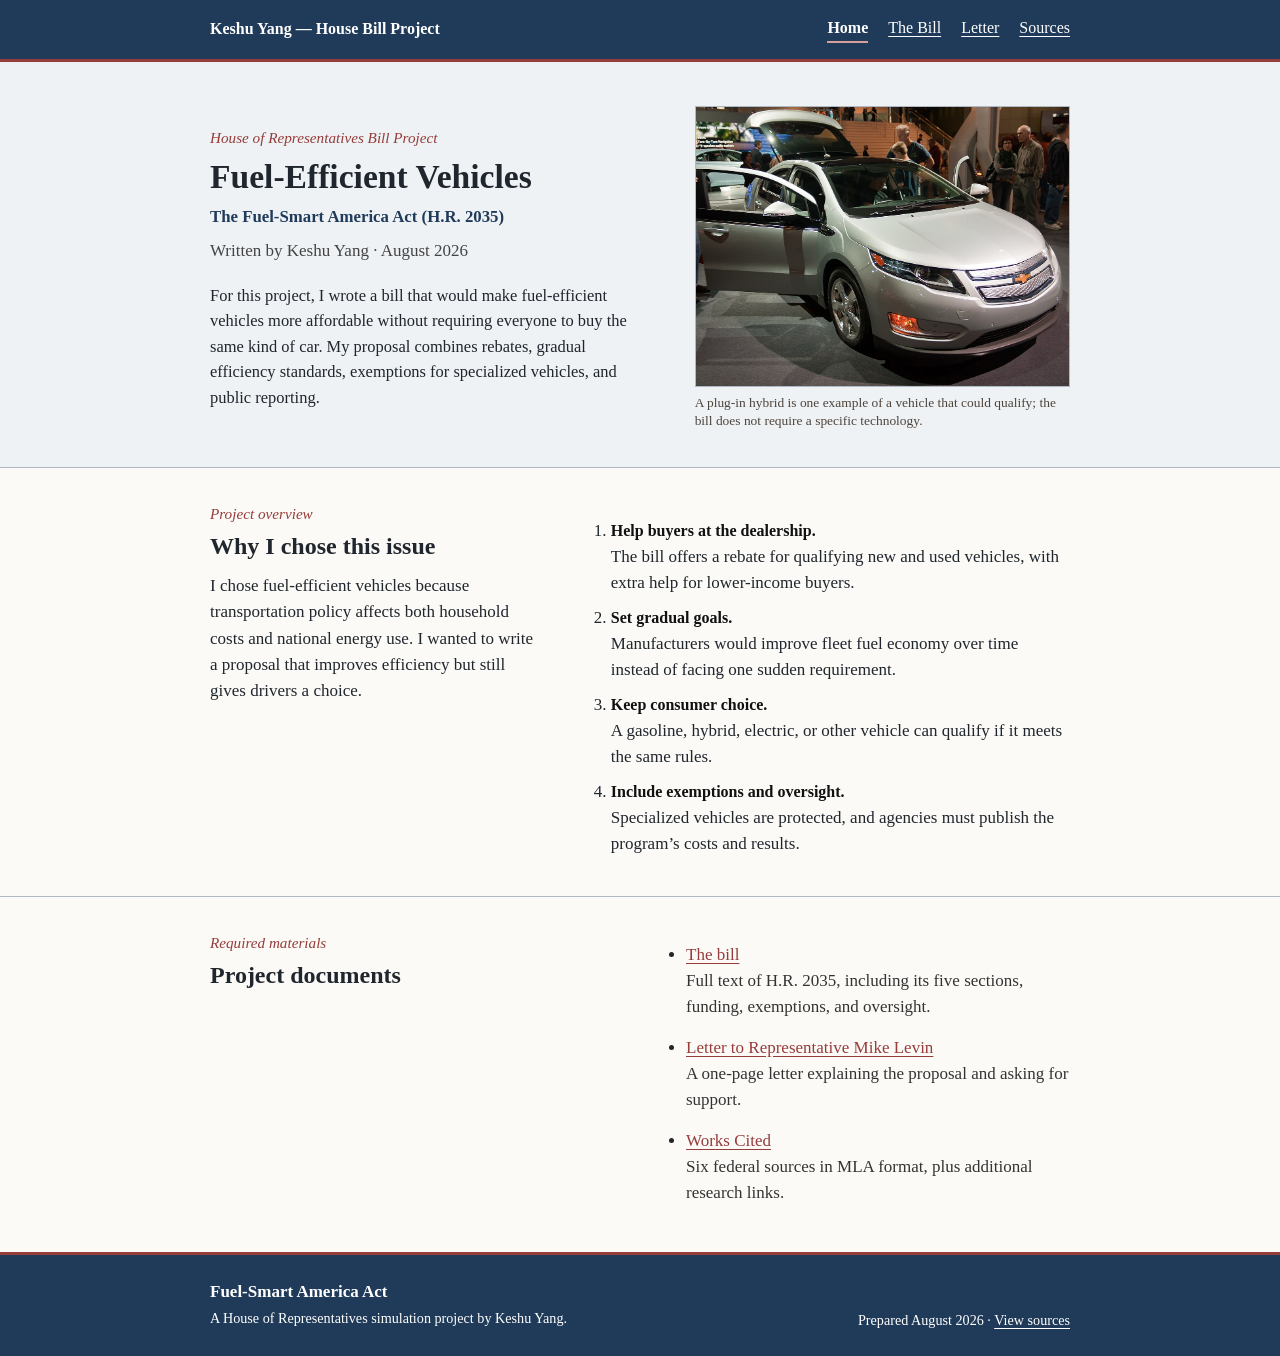
<file: index.html>
<!doctype html>
<html lang="en">
<head>
  <meta charset="utf-8">
  <meta name="viewport" content="width=device-width, initial-scale=1">
  <meta name="description" content="A student proposal to make fuel-efficient vehicles more affordable while preserving consumer choice.">
  <title>Fuel-Smart America Act — Keshu Yang</title>
  <link rel="stylesheet" href="student.css?v=6">
</head>
<body>
  <a class="skip-link" href="#main">Skip to content</a>
  <header class="site-header">
    <div class="nav-wrap">
      <a class="brand" href="index.html?color=3">Keshu Yang — House Bill Project</a>
      <button class="nav-toggle" type="button" aria-expanded="false" aria-controls="site-nav">Menu</button>
      <nav class="site-nav" id="site-nav" aria-label="Primary">
        <a aria-current="page" href="index.html?color=3">Home</a><a href="bill.html?color=3">The Bill</a><a href="letter.html?color=3">Letter</a><a href="sources.html?color=3">Sources</a>
      </nav>
    </div>
  </header>

  <main id="main">
    <section class="hero">
      <div class="container hero-grid">
        <div class="student-heading">
          <p class="kicker">House of Representatives Bill Project</p>
          <h1>Fuel-Efficient Vehicles</h1>
          <p class="project-subtitle">The Fuel-Smart America Act (H.R. 2035)</p>
          <p class="byline">Written by Keshu Yang · August 2026</p>
          <p class="student-note">For this project, I wrote a bill that would make fuel-efficient vehicles more affordable without requiring everyone to buy the same kind of car. My proposal combines rebates, gradual efficiency standards, exemptions for specialized vehicles, and public reporting.</p>
        </div>
        <figure class="hero-photo">
          <img src="assets/chevrolet-volt.jpg" width="1280" height="853" alt="A Chevrolet Volt plug-in hybrid displayed at an auto show.">
          <figcaption>A plug-in hybrid is one example of a vehicle that could qualify; the bill does not require a specific technology.</figcaption>
        </figure>
      </div>
    </section>

    <section class="section">
      <div class="container split">
        <div>
          <p class="side-label">Project overview</p>
          <h2>Why I chose this issue</h2>
          <p>I chose fuel-efficient vehicles because transportation policy affects both household costs and national energy use. I wanted to write a proposal that improves efficiency but still gives drivers a choice.</p>
        </div>
        <ol class="principles">
          <li><b>1</b><div><strong>Help buyers at the dealership.</strong><br>The bill offers a rebate for qualifying new and used vehicles, with extra help for lower-income buyers.</div></li>
          <li><b>2</b><div><strong>Set gradual goals.</strong><br>Manufacturers would improve fleet fuel economy over time instead of facing one sudden requirement.</div></li>
          <li><b>3</b><div><strong>Keep consumer choice.</strong><br>A gasoline, hybrid, electric, or other vehicle can qualify if it meets the same rules.</div></li>
          <li><b>4</b><div><strong>Include exemptions and oversight.</strong><br>Specialized vehicles are protected, and agencies must publish the program’s costs and results.</div></li>
        </ol>
      </div>
    </section>

    <section class="section soft section-rule">
      <div class="container split equal">
        <div>
          <p class="side-label">Required materials</p>
          <h2>Project documents</h2>
        </div>
        <div>
          <ul class="materials-list">
            <li><a href="bill.html?color=3">The bill</a><p>Full text of H.R. 2035, including its five sections, funding, exemptions, and oversight.</p></li>
            <li><a href="letter.html?color=3">Letter to Representative Mike Levin</a><p>A one-page letter explaining the proposal and asking for support.</p></li>
            <li><a href="sources.html?color=3">Works Cited</a><p>Six federal sources in MLA format, plus additional research links.</p></li>
          </ul>
        </div>
      </div>
    </section>
  </main>

  <footer class="site-footer"><div class="container footer-grid"><div><strong>Fuel-Smart America Act</strong><br><small>A House of Representatives simulation project by Keshu Yang.</small></div><small>Prepared August 2026 · <a href="sources.html?color=3">View sources</a></small></div></footer>
  <script src="script.js"></script>
</body>
</html>
</file>
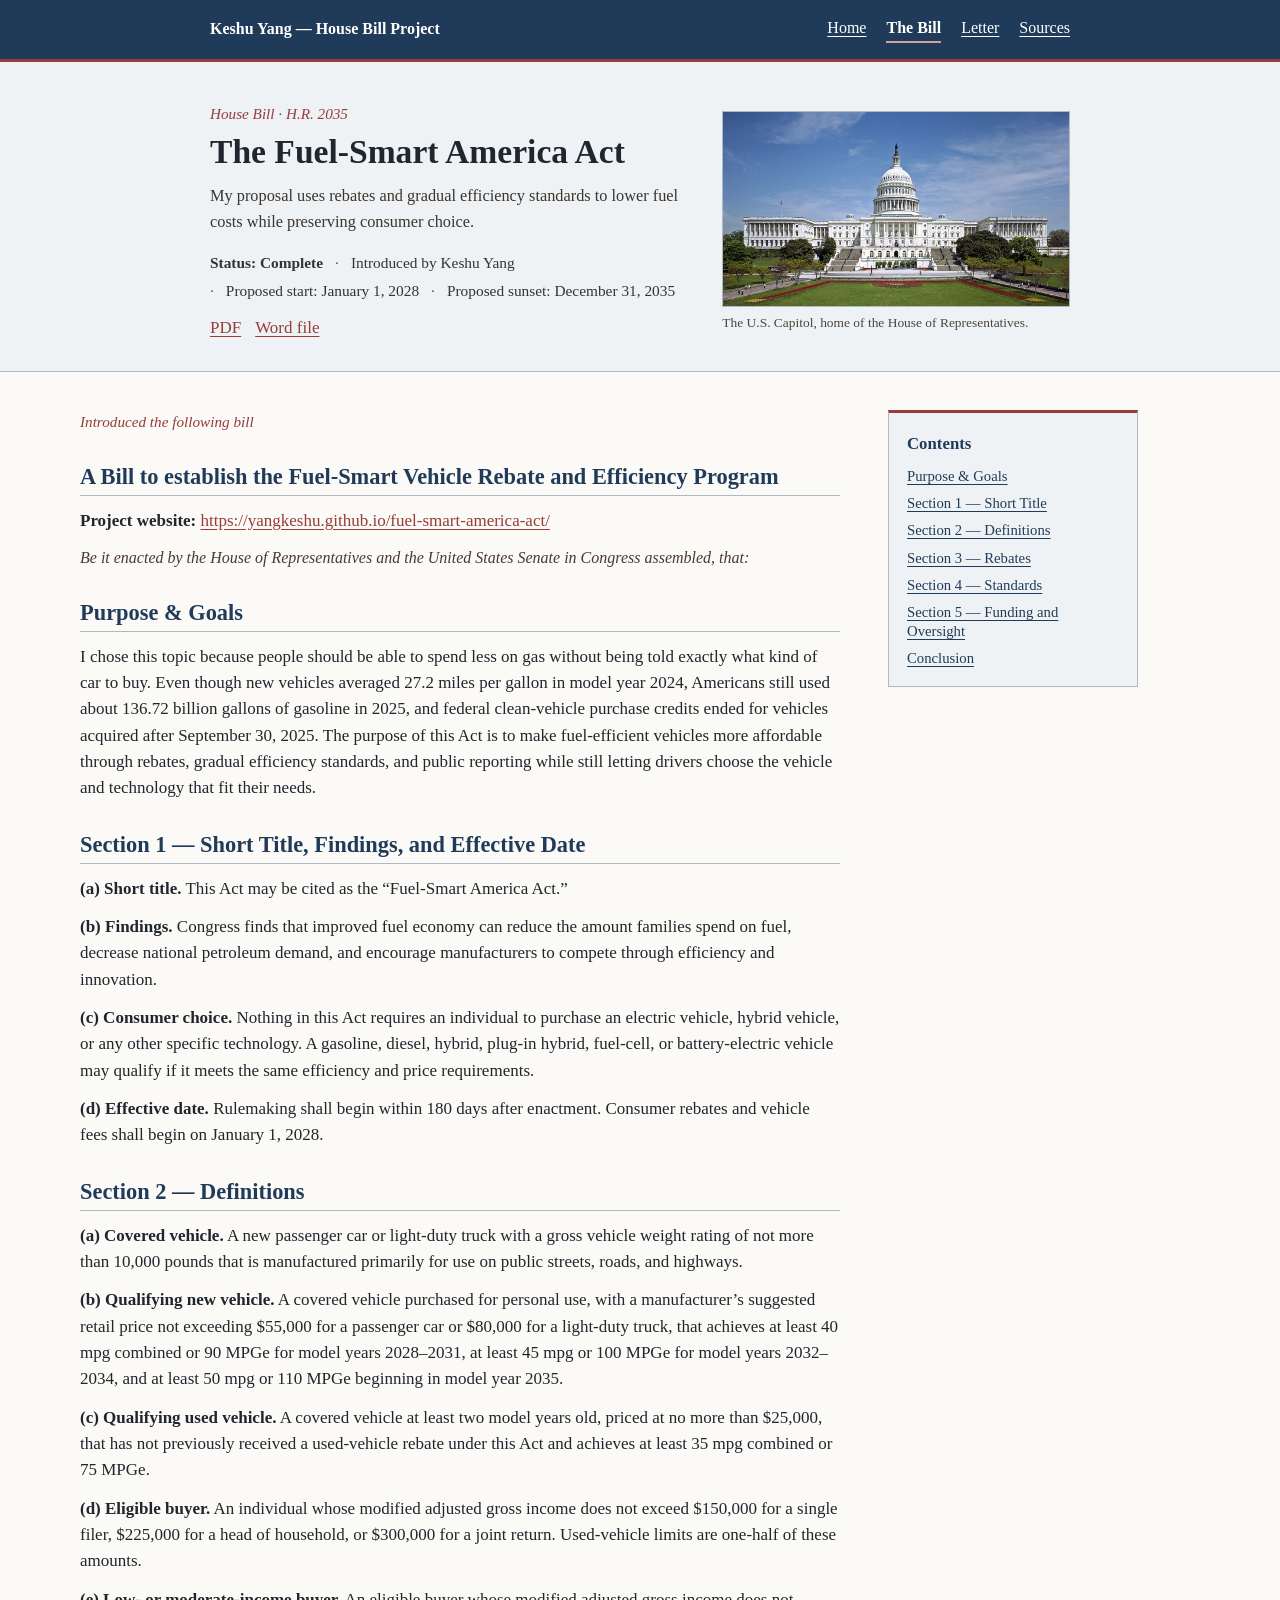
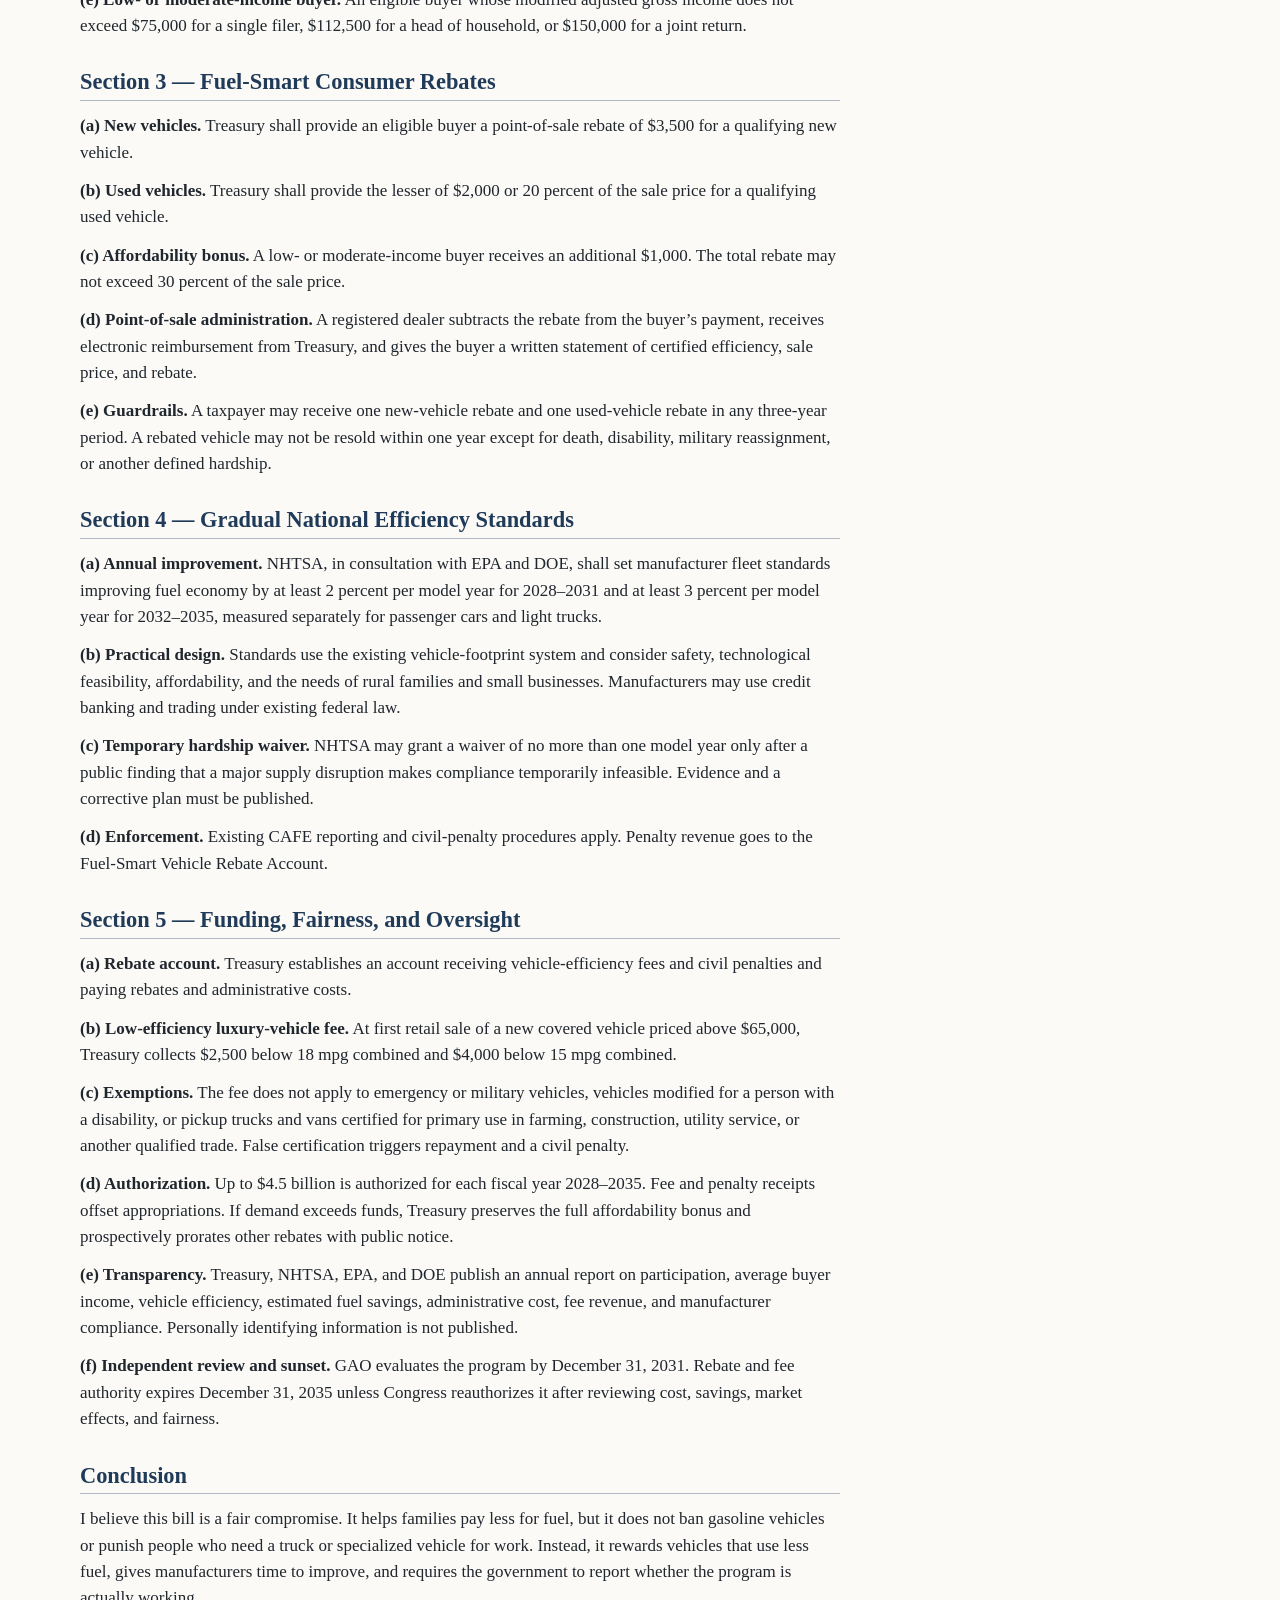
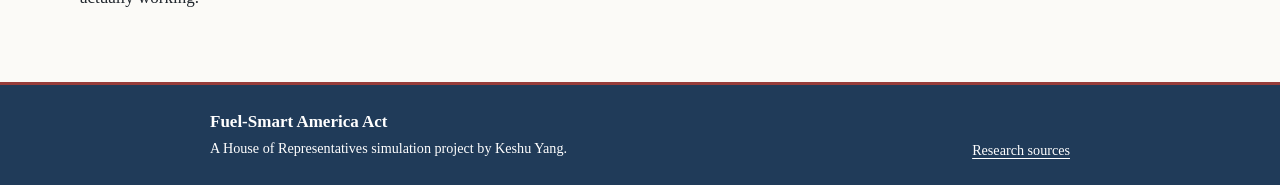
<file: bill.html>
<!doctype html>
<html lang="en"><head><meta charset="utf-8"><meta name="viewport" content="width=device-width, initial-scale=1"><title>The Bill — Fuel-Smart America Act</title><link rel="stylesheet" href="student.css?v=6"></head>
<body><a class="skip-link" href="#main">Skip to content</a>
  <header class="site-header"><div class="nav-wrap"><a class="brand" href="index.html?color=3">Keshu Yang — House Bill Project</a><button class="nav-toggle" type="button" aria-expanded="false" aria-controls="site-nav">Menu</button><nav class="site-nav" id="site-nav" aria-label="Primary"><a href="index.html?color=3">Home</a><a aria-current="page" href="bill.html?color=3">The Bill</a><a href="letter.html?color=3">Letter</a><a href="sources.html?color=3">Sources</a></nav></div></header>
  <main id="main">
    <header class="page-hero"><div class="container page-hero-grid"><div><p class="kicker">House Bill · H.R. 2035</p><h1>The Fuel-Smart America Act</h1><p class="lede">My proposal uses rebates and gradual efficiency standards to lower fuel costs while preserving consumer choice.</p><div class="page-meta"><span><strong>Status: Complete</strong></span><span>Introduced by Keshu Yang</span><span>Proposed start: January 1, 2028</span><span>Proposed sunset: December 31, 2035</span></div><div class="button-row"><a class="button" href="downloads/bill.pdf">PDF</a><a class="button secondary" href="downloads/bill.docx">Word file</a></div></div><figure class="page-photo"><img src="assets/us-capitol.jpg" width="1280" height="655" alt="The west front of the United States Capitol in Washington, D.C."><figcaption>The U.S. Capitol, home of the House of Representatives.</figcaption></figure></div></header>
    <div class="bill-layout">
    <article class="document">
      <p class="side-label">Introduced the following bill</p>
      <h2>A Bill to establish the Fuel-Smart Vehicle Rebate and Efficiency Program</h2>
      <p><strong>Project website:</strong> <a href="https://yangkeshu.github.io/fuel-smart-america-act/">https://yangkeshu.github.io/fuel-smart-america-act/</a></p>
      <p class="bill-enact">Be it enacted by the House of Representatives and the United States Senate in Congress assembled, that:</p>
      <h2 id="purpose">Purpose &amp; Goals</h2>
      <p>I chose this topic because people should be able to spend less on gas without being told exactly what kind of car to buy. Even though new vehicles averaged 27.2 miles per gallon in model year 2024, Americans still used about 136.72 billion gallons of gasoline in 2025, and federal clean-vehicle purchase credits ended for vehicles acquired after September 30, 2025. The purpose of this Act is to make fuel-efficient vehicles more affordable through rebates, gradual efficiency standards, and public reporting while still letting drivers choose the vehicle and technology that fit their needs.</p>

      <h2 id="section-1">Section 1 — Short Title, Findings, and Effective Date</h2>
      <div class="subsection"><p><strong>(a) Short title.</strong> This Act may be cited as the “Fuel-Smart America Act.”</p><p><strong>(b) Findings.</strong> Congress finds that improved fuel economy can reduce the amount families spend on fuel, decrease national petroleum demand, and encourage manufacturers to compete through efficiency and innovation.</p><p><strong>(c) Consumer choice.</strong> Nothing in this Act requires an individual to purchase an electric vehicle, hybrid vehicle, or any other specific technology. A gasoline, diesel, hybrid, plug-in hybrid, fuel-cell, or battery-electric vehicle may qualify if it meets the same efficiency and price requirements.</p><p><strong>(d) Effective date.</strong> Rulemaking shall begin within 180 days after enactment. Consumer rebates and vehicle fees shall begin on January 1, 2028.</p></div>

      <h2 id="section-2">Section 2 — Definitions</h2>
      <div class="subsection"><p><strong>(a) Covered vehicle.</strong> A new passenger car or light-duty truck with a gross vehicle weight rating of not more than 10,000 pounds that is manufactured primarily for use on public streets, roads, and highways.</p><p><strong>(b) Qualifying new vehicle.</strong> A covered vehicle purchased for personal use, with a manufacturer’s suggested retail price not exceeding $55,000 for a passenger car or $80,000 for a light-duty truck, that achieves at least 40 mpg combined or 90 MPGe for model years 2028–2031, at least 45 mpg or 100 MPGe for model years 2032–2034, and at least 50 mpg or 110 MPGe beginning in model year 2035.</p><p><strong>(c) Qualifying used vehicle.</strong> A covered vehicle at least two model years old, priced at no more than $25,000, that has not previously received a used-vehicle rebate under this Act and achieves at least 35 mpg combined or 75 MPGe.</p><p><strong>(d) Eligible buyer.</strong> An individual whose modified adjusted gross income does not exceed $150,000 for a single filer, $225,000 for a head of household, or $300,000 for a joint return. Used-vehicle limits are one-half of these amounts.</p><p><strong>(e) Low- or moderate-income buyer.</strong> An eligible buyer whose modified adjusted gross income does not exceed $75,000 for a single filer, $112,500 for a head of household, or $150,000 for a joint return.</p></div>

      <h2 id="section-3">Section 3 — Fuel-Smart Consumer Rebates</h2>
      <div class="subsection"><p><strong>(a) New vehicles.</strong> Treasury shall provide an eligible buyer a point-of-sale rebate of $3,500 for a qualifying new vehicle.</p><p><strong>(b) Used vehicles.</strong> Treasury shall provide the lesser of $2,000 or 20 percent of the sale price for a qualifying used vehicle.</p><p><strong>(c) Affordability bonus.</strong> A low- or moderate-income buyer receives an additional $1,000. The total rebate may not exceed 30 percent of the sale price.</p><p><strong>(d) Point-of-sale administration.</strong> A registered dealer subtracts the rebate from the buyer’s payment, receives electronic reimbursement from Treasury, and gives the buyer a written statement of certified efficiency, sale price, and rebate.</p><p><strong>(e) Guardrails.</strong> A taxpayer may receive one new-vehicle rebate and one used-vehicle rebate in any three-year period. A rebated vehicle may not be resold within one year except for death, disability, military reassignment, or another defined hardship.</p></div>

      <h2 id="section-4">Section 4 — Gradual National Efficiency Standards</h2>
      <div class="subsection"><p><strong>(a) Annual improvement.</strong> NHTSA, in consultation with EPA and DOE, shall set manufacturer fleet standards improving fuel economy by at least 2 percent per model year for 2028–2031 and at least 3 percent per model year for 2032–2035, measured separately for passenger cars and light trucks.</p><p><strong>(b) Practical design.</strong> Standards use the existing vehicle-footprint system and consider safety, technological feasibility, affordability, and the needs of rural families and small businesses. Manufacturers may use credit banking and trading under existing federal law.</p><p><strong>(c) Temporary hardship waiver.</strong> NHTSA may grant a waiver of no more than one model year only after a public finding that a major supply disruption makes compliance temporarily infeasible. Evidence and a corrective plan must be published.</p><p><strong>(d) Enforcement.</strong> Existing CAFE reporting and civil-penalty procedures apply. Penalty revenue goes to the Fuel-Smart Vehicle Rebate Account.</p></div>

      <h2 id="section-5">Section 5 — Funding, Fairness, and Oversight</h2>
      <div class="subsection"><p><strong>(a) Rebate account.</strong> Treasury establishes an account receiving vehicle-efficiency fees and civil penalties and paying rebates and administrative costs.</p><p><strong>(b) Low-efficiency luxury-vehicle fee.</strong> At first retail sale of a new covered vehicle priced above $65,000, Treasury collects $2,500 below 18 mpg combined and $4,000 below 15 mpg combined.</p><p><strong>(c) Exemptions.</strong> The fee does not apply to emergency or military vehicles, vehicles modified for a person with a disability, or pickup trucks and vans certified for primary use in farming, construction, utility service, or another qualified trade. False certification triggers repayment and a civil penalty.</p><p><strong>(d) Authorization.</strong> Up to $4.5 billion is authorized for each fiscal year 2028–2035. Fee and penalty receipts offset appropriations. If demand exceeds funds, Treasury preserves the full affordability bonus and prospectively prorates other rebates with public notice.</p><p><strong>(e) Transparency.</strong> Treasury, NHTSA, EPA, and DOE publish an annual report on participation, average buyer income, vehicle efficiency, estimated fuel savings, administrative cost, fee revenue, and manufacturer compliance. Personally identifying information is not published.</p><p><strong>(f) Independent review and sunset.</strong> GAO evaluates the program by December 31, 2031. Rebate and fee authority expires December 31, 2035 unless Congress reauthorizes it after reviewing cost, savings, market effects, and fairness.</p></div>

      <h2 id="conclusion">Conclusion</h2><p>I believe this bill is a fair compromise. It helps families pay less for fuel, but it does not ban gasoline vehicles or punish people who need a truck or specialized vehicle for work. Instead, it rewards vehicles that use less fuel, gives manufacturers time to improve, and requires the government to report whether the program is actually working.</p>
    </article>
    <aside class="bill-toc" aria-label="Bill contents"><strong>Contents</strong><nav aria-label="Table of contents"><a href="#purpose">Purpose &amp; Goals</a><a href="#section-1">Section 1 — Short Title</a><a href="#section-2">Section 2 — Definitions</a><a href="#section-3">Section 3 — Rebates</a><a href="#section-4">Section 4 — Standards</a><a href="#section-5">Section 5 — Funding and Oversight</a><a href="#conclusion">Conclusion</a></nav></aside>
    </div>
  </main>
  <footer class="site-footer"><div class="container footer-grid"><div><strong>Fuel-Smart America Act</strong><br><small>A House of Representatives simulation project by Keshu Yang.</small></div><small><a href="sources.html?color=3">Research sources</a></small></div></footer><script src="script.js"></script>
</body></html>
</file>
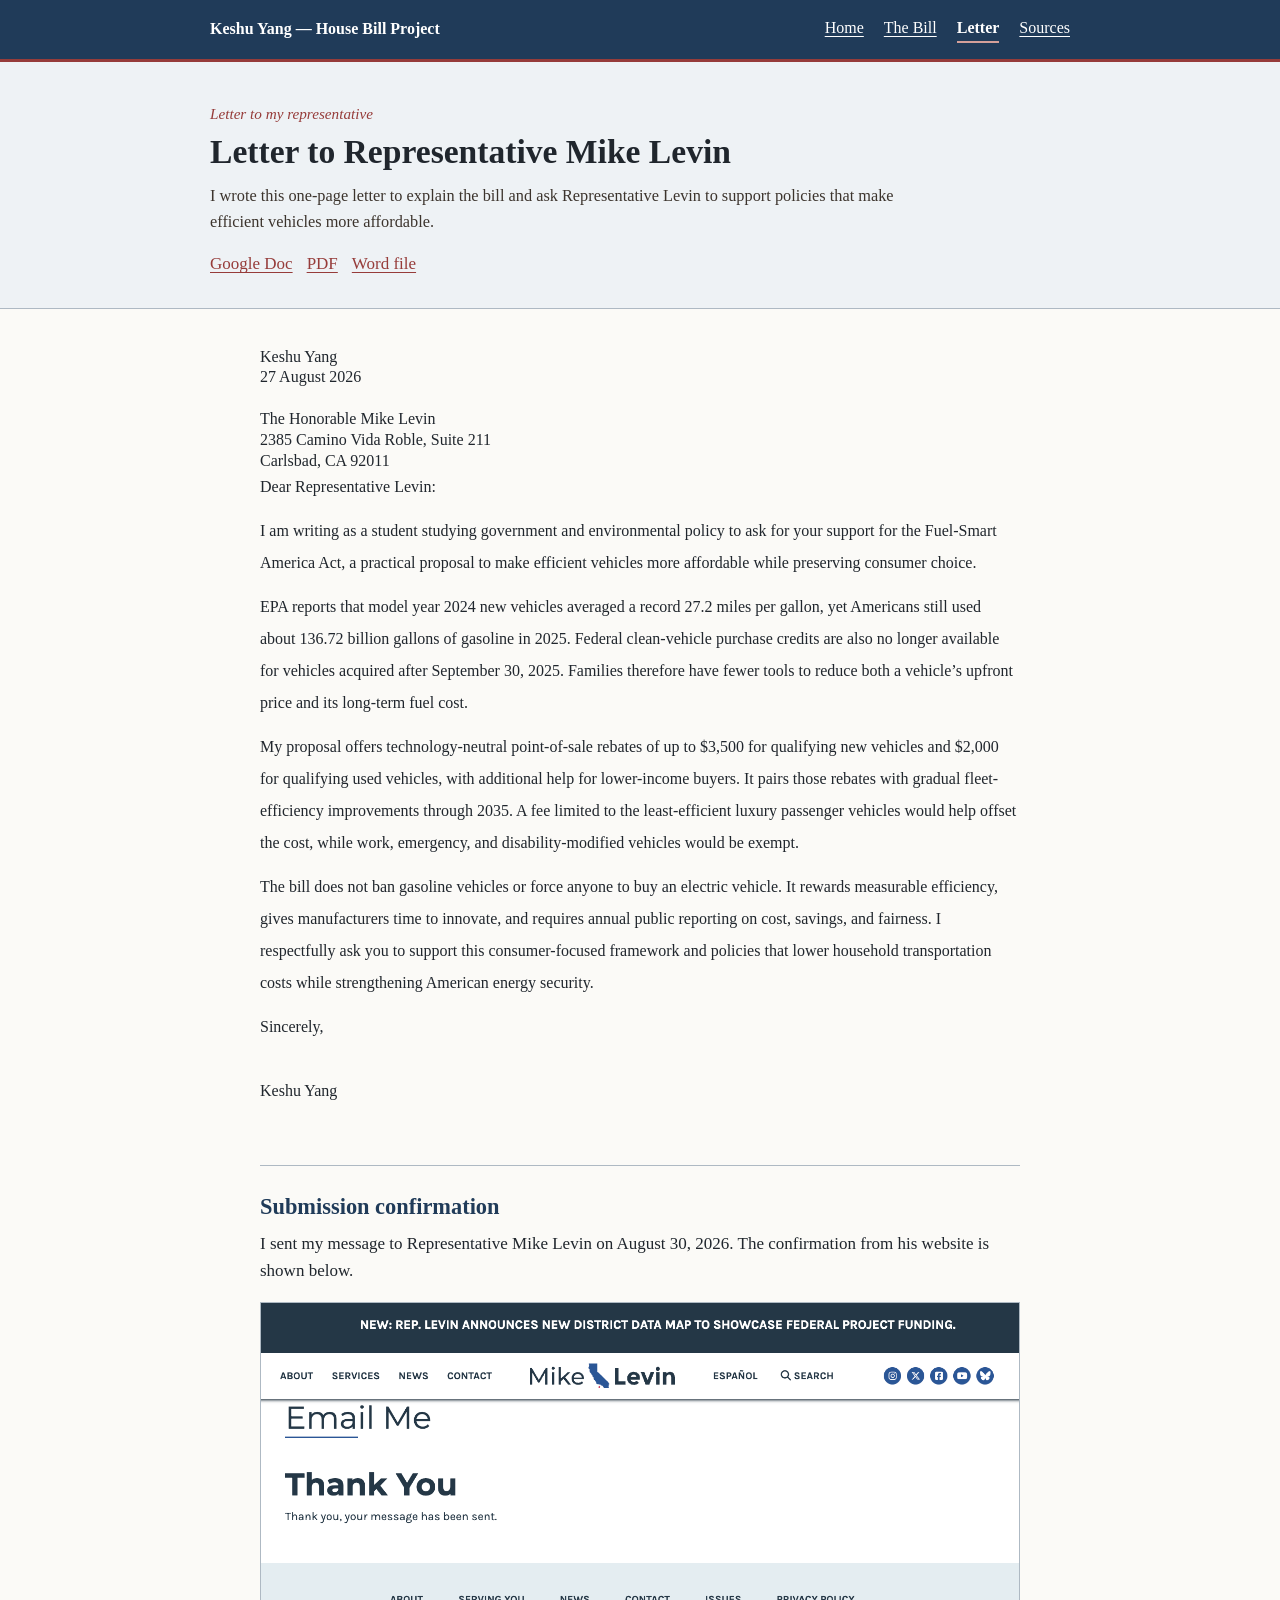
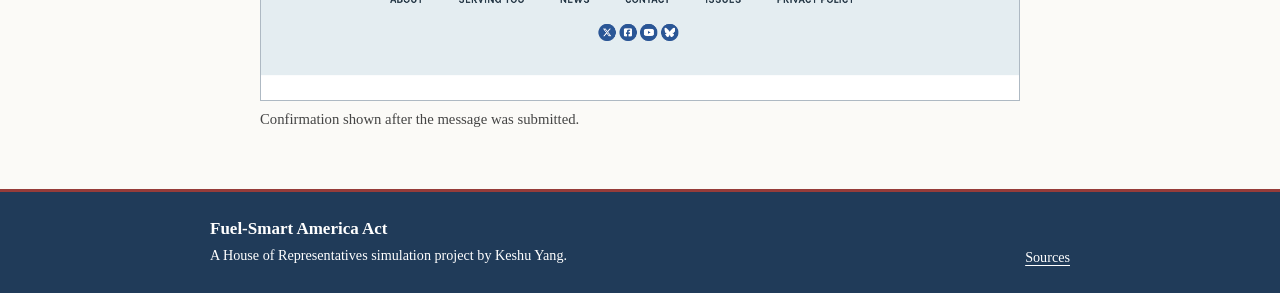
<file: letter.html>
<!doctype html>
<html lang="en"><head><meta charset="utf-8"><meta name="viewport" content="width=device-width, initial-scale=1"><title>Letter — Fuel-Smart America Act</title><link rel="stylesheet" href="student.css?v=6"></head>
<body><a class="skip-link" href="#main">Skip to content</a>
  <header class="site-header"><div class="nav-wrap"><a class="brand" href="index.html?color=3">Keshu Yang — House Bill Project</a><button class="nav-toggle" type="button" aria-expanded="false" aria-controls="site-nav">Menu</button><nav class="site-nav" id="site-nav" aria-label="Primary"><a href="index.html?color=3">Home</a><a href="bill.html?color=3">The Bill</a><a aria-current="page" href="letter.html?color=3">Letter</a><a href="sources.html?color=3">Sources</a></nav></div></header>
  <main id="main">
    <header class="page-hero"><div class="container"><p class="kicker">Letter to my representative</p><h1>Letter to Representative Mike Levin</h1><p class="lede">I wrote this one-page letter to explain the bill and ask Representative Levin to support policies that make efficient vehicles more affordable.</p><div class="button-row"><a class="button" href="https://docs.google.com/document/d/1iP5kT_vtx6mxnGDUo5kl5qKigyWrDrSLQYx_oFy_FjI/edit" target="_blank" rel="noopener">Google Doc</a><a class="button secondary" href="downloads/letter.pdf">PDF</a><a class="button secondary" href="downloads/letter.docx">Word file</a></div></div></header>
    <article class="document letter-paper">
      <div class="address">Keshu Yang<br>27 August 2026<br><br>The Honorable Mike Levin<br>2385 Camino Vida Roble, Suite 211<br>Carlsbad, CA 92011</div>
      <p>Dear Representative Levin:</p>
      <p>I am writing as a student studying government and environmental policy to ask for your support for the Fuel-Smart America Act, a practical proposal to make efficient vehicles more affordable while preserving consumer choice.</p>
      <p>EPA reports that model year 2024 new vehicles averaged a record 27.2 miles per gallon, yet Americans still used about 136.72 billion gallons of gasoline in 2025. Federal clean-vehicle purchase credits are also no longer available for vehicles acquired after September 30, 2025. Families therefore have fewer tools to reduce both a vehicle’s upfront price and its long-term fuel cost.</p>
      <p>My proposal offers technology-neutral point-of-sale rebates of up to $3,500 for qualifying new vehicles and $2,000 for qualifying used vehicles, with additional help for lower-income buyers. It pairs those rebates with gradual fleet-efficiency improvements through 2035. A fee limited to the least-efficient luxury passenger vehicles would help offset the cost, while work, emergency, and disability-modified vehicles would be exempt.</p>
      <p>The bill does not ban gasoline vehicles or force anyone to buy an electric vehicle. It rewards measurable efficiency, gives manufacturers time to innovate, and requires annual public reporting on cost, savings, and fairness. I respectfully ask you to support this consumer-focused framework and policies that lower household transportation costs while strengthening American energy security.</p>
      <div class="signature">Sincerely,<br><br>Keshu Yang</div>
    </article>
    <section class="submission-proof" aria-labelledby="submission-proof-title">
      <h2 id="submission-proof-title">Submission confirmation</h2>
      <p>I sent my message to Representative Mike Levin on August 30, 2026. The confirmation from his website is shown below.</p>
      <figure>
        <img src="assets/levin-message-sent.png" width="1440" height="755" loading="lazy" decoding="async" alt="Confirmation page from Representative Mike Levin's website stating, Thank you, your message has been sent.">
        <figcaption>Confirmation shown after the message was submitted.</figcaption>
      </figure>
    </section>
  </main>
  <footer class="site-footer"><div class="container footer-grid"><div><strong>Fuel-Smart America Act</strong><br><small>A House of Representatives simulation project by Keshu Yang.</small></div><small><a href="sources.html?color=3">Sources</a></small></div></footer><script src="script.js"></script>
</body></html>
</file>
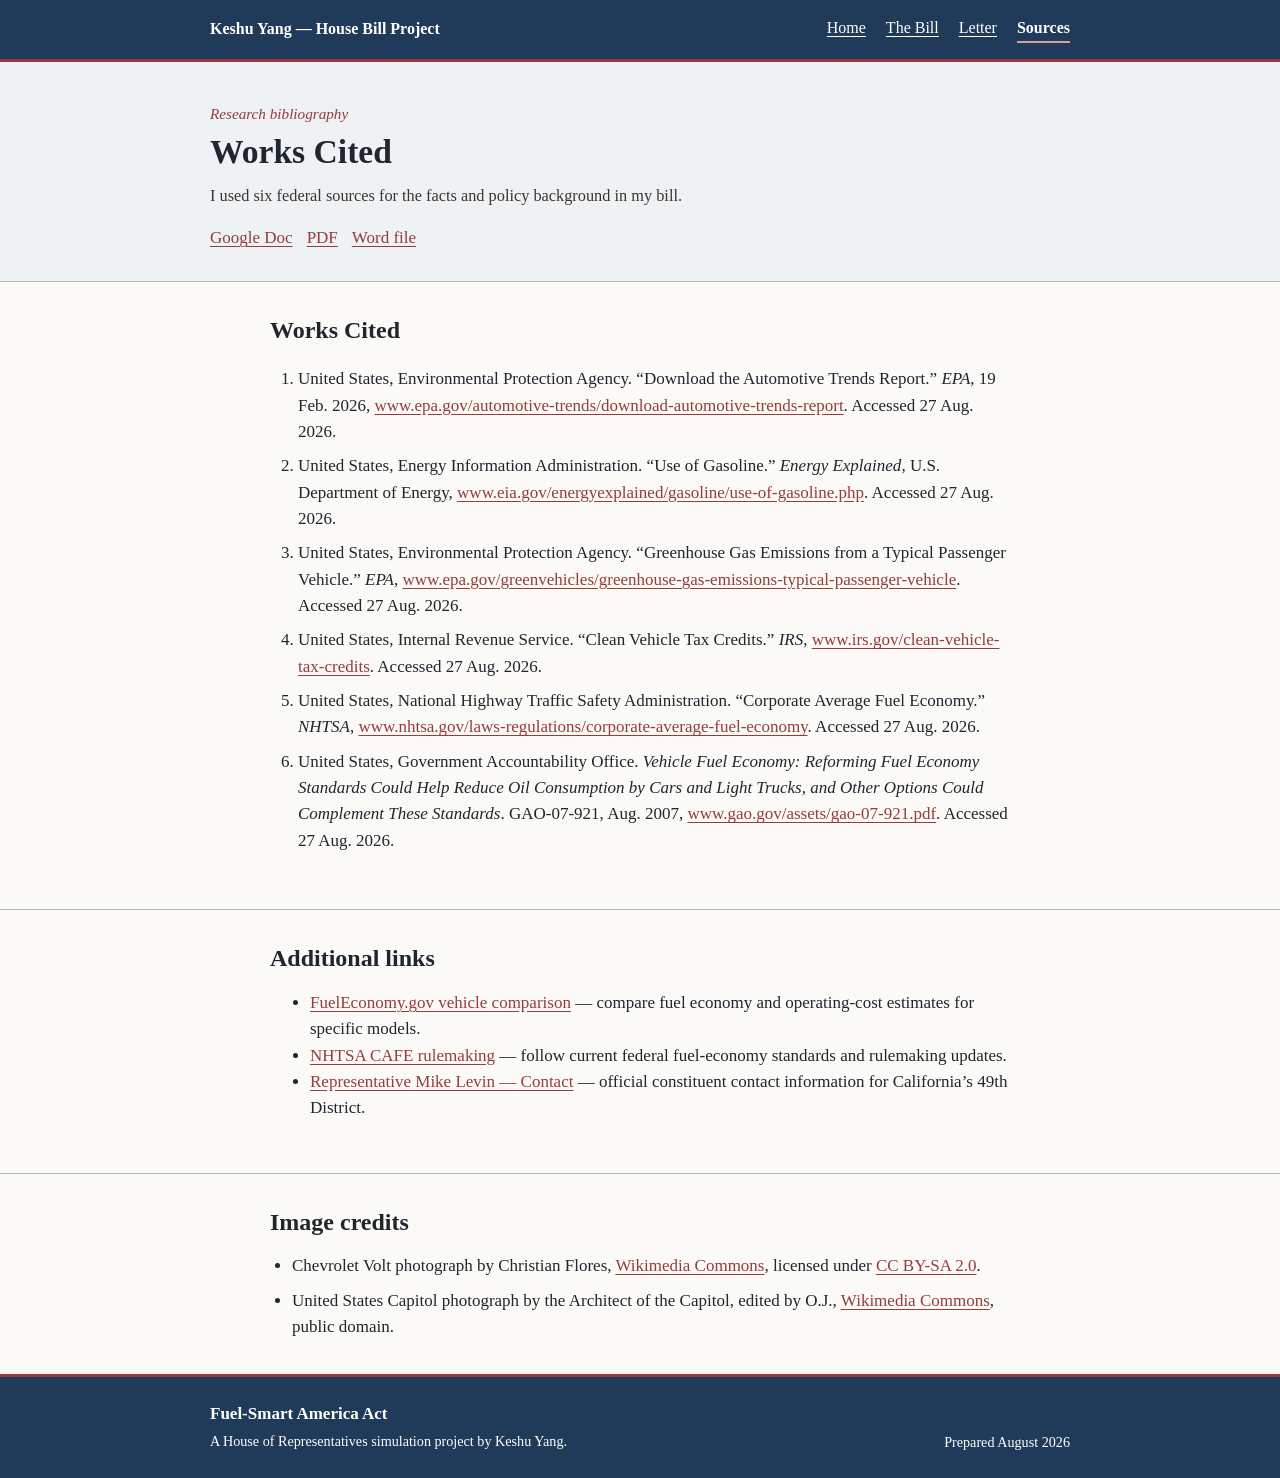
<file: sources.html>
<!doctype html>
<html lang="en"><head><meta charset="utf-8"><meta name="viewport" content="width=device-width, initial-scale=1"><title>Sources — Fuel-Smart America Act</title><link rel="stylesheet" href="student.css?v=6"></head>
<body><a class="skip-link" href="#main">Skip to content</a>
  <header class="site-header"><div class="nav-wrap"><a class="brand" href="index.html?color=3">Keshu Yang — House Bill Project</a><button class="nav-toggle" type="button" aria-expanded="false" aria-controls="site-nav">Menu</button><nav class="site-nav" id="site-nav" aria-label="Primary"><a href="index.html?color=3">Home</a><a href="bill.html?color=3">The Bill</a><a href="letter.html?color=3">Letter</a><a aria-current="page" href="sources.html?color=3">Sources</a></nav></div></header>
  <main id="main"><header class="page-hero"><div class="container"><p class="kicker">Research bibliography</p><h1>Works Cited</h1><p class="lede">I used six federal sources for the facts and policy background in my bill.</p><div class="button-row"><a class="button" href="https://docs.google.com/document/d/1aVANXnGelSCabTuGKDwRqj0KiNEg5KkSRGvpEdvxMds/edit" target="_blank" rel="noopener">Google Doc</a><a class="button secondary" href="downloads/works-cited.pdf">PDF</a><a class="button secondary" href="downloads/works-cited.docx">Word file</a></div></div></header>
    <section class="section"><div class="narrow"><h2>Works Cited</h2><ol class="source-list">
      <li>United States, Environmental Protection Agency. “Download the Automotive Trends Report.” <em>EPA</em>, 19 Feb. 2026, <a href="https://www.epa.gov/automotive-trends/download-automotive-trends-report">www.epa.gov/automotive-trends/download-automotive-trends-report</a>. Accessed 27 Aug. 2026.</li>
      <li>United States, Energy Information Administration. “Use of Gasoline.” <em>Energy Explained</em>, U.S. Department of Energy, <a href="https://www.eia.gov/energyexplained/gasoline/use-of-gasoline.php">www.eia.gov/energyexplained/gasoline/use-of-gasoline.php</a>. Accessed 27 Aug. 2026.</li>
      <li>United States, Environmental Protection Agency. “Greenhouse Gas Emissions from a Typical Passenger Vehicle.” <em>EPA</em>, <a href="https://www.epa.gov/greenvehicles/greenhouse-gas-emissions-typical-passenger-vehicle">www.epa.gov/greenvehicles/greenhouse-gas-emissions-typical-passenger-vehicle</a>. Accessed 27 Aug. 2026.</li>
      <li>United States, Internal Revenue Service. “Clean Vehicle Tax Credits.” <em>IRS</em>, <a href="https://www.irs.gov/clean-vehicle-tax-credits">www.irs.gov/clean-vehicle-tax-credits</a>. Accessed 27 Aug. 2026.</li>
      <li>United States, National Highway Traffic Safety Administration. “Corporate Average Fuel Economy.” <em>NHTSA</em>, <a href="https://www.nhtsa.gov/laws-regulations/corporate-average-fuel-economy">www.nhtsa.gov/laws-regulations/corporate-average-fuel-economy</a>. Accessed 27 Aug. 2026.</li>
      <li>United States, Government Accountability Office. <em>Vehicle Fuel Economy: Reforming Fuel Economy Standards Could Help Reduce Oil Consumption by Cars and Light Trucks, and Other Options Could Complement These Standards</em>. GAO-07-921, Aug. 2007, <a href="https://www.gao.gov/assets/gao-07-921.pdf">www.gao.gov/assets/gao-07-921.pdf</a>. Accessed 27 Aug. 2026.</li>
    </ol></div></section>
    <section class="section soft"><div class="narrow"><h2>Additional links</h2><ul><li><a href="https://www.fueleconomy.gov/feg/Find.do?action=sbsSelect">FuelEconomy.gov vehicle comparison</a> — compare fuel economy and operating-cost estimates for specific models.</li><li><a href="https://www.nhtsa.gov/laws-regulations/corporate-average-fuel-economy">NHTSA CAFE rulemaking</a> — follow current federal fuel-economy standards and rulemaking updates.</li><li><a href="https://levin.house.gov/contact">Representative Mike Levin — Contact</a> — official constituent contact information for California’s 49th District.</li></ul></div></section>
    <section class="section image-credits"><div class="narrow"><h2>Image credits</h2><ul><li>Chevrolet Volt photograph by Christian Flores, <a href="https://commons.wikimedia.org/wiki/File:Chevrolet_Volt_(5223949763).jpg">Wikimedia Commons</a>, licensed under <a href="https://creativecommons.org/licenses/by-sa/2.0/">CC BY-SA 2.0</a>.</li><li>United States Capitol photograph by the Architect of the Capitol, edited by O.J., <a href="https://commons.wikimedia.org/wiki/File:United_States_Capitol_-_west_front_edit.jpg">Wikimedia Commons</a>, public domain.</li></ul></div></section>
  </main>
  <footer class="site-footer"><div class="container footer-grid"><div><strong>Fuel-Smart America Act</strong><br><small>A House of Representatives simulation project by Keshu Yang.</small></div><small>Prepared August 2026</small></div></footer><script src="script.js"></script>
</body></html>
</file>
<file: student.css>
* { box-sizing: border-box; }
html { scroll-behavior: smooth; }

:root {
  --paper: #fbfaf7;
  --parchment: #e4eaf0;
  --parchment-light: #eef2f5;
  --brick: #963c3a;
  --brick-dark: #203b59;
  --tan: #aeb9c3;
  --ink: #20262d;
}

body {
  margin: 0;
  background: var(--paper);
  color: var(--ink);
  font-family: "Times New Roman", Times, serif;
  font-size: 17px;
  line-height: 1.55;
}

a { color: var(--brick); text-underline-offset: 3px; }
a:visited { color: #56536f; }
a:hover { color: var(--brick-dark); }

.skip-link { position: absolute; left: -9999px; top: 8px; }
.skip-link:focus { left: 8px; z-index: 10; padding: 6px; background: var(--paper); border: 1px solid var(--brick); }

.site-header { position: static; background: var(--brick-dark); border-bottom: 3px solid var(--brick); }
.nav-wrap {
  width: min(860px, calc(100% - 40px));
  min-height: 0;
  margin: 0 auto;
  padding: 16px 0;
  display: flex;
  align-items: center;
  justify-content: space-between;
  gap: 20px;
}
.brand { color: #fff; font-family: inherit; font-size: 1rem; font-weight: bold; line-height: 1.5; text-decoration: none; }
.brand:visited { color: #fff; }
.site-nav { display: flex; gap: 20px; }
.site-nav a, .site-nav a:visited { color: #fff; font-size: 1rem; font-weight: normal; text-decoration: underline; }
.site-nav a[aria-current="page"] { color: #fff; font-weight: bold; text-decoration: none; border-bottom: 2px solid #d5a09a; }
.nav-toggle { display: none; padding: 4px 9px; border: 1px solid var(--brick-dark); background: var(--brick); color: #fffdf8; font: inherit; }

.container { width: min(860px, calc(100% - 40px)); margin: 0 auto; }
.narrow { width: min(740px, calc(100% - 40px)); margin: 0 auto; }

h1, h2, h3 { color: var(--ink); font-family: inherit; line-height: 1.2; letter-spacing: 0; }
h1 { margin: 0 0 12px; font-size: 2.1rem; }
h2 { margin: 0 0 12px; font-size: 1.5rem; }
h3 { margin: 0 0 8px; font-size: 1.15rem; }
p { margin: 0 0 1em; }

.kicker, .side-label { margin: 0 0 7px; color: var(--brick); font-size: .95rem; font-style: italic; font-weight: normal; letter-spacing: 0; text-transform: none; }
.lede { max-width: 720px; color: #3c342d; font-size: 1.02rem; line-height: 1.6; }

.hero { overflow: visible; background: var(--parchment-light); border-bottom: 1px solid var(--tan); }
.hero-grid { min-height: 0; padding: 44px 0 36px; display: grid; grid-template-columns: minmax(0, 1.08fr) minmax(280px, .92fr); gap: 44px; align-items: center; }
.student-heading { max-width: 760px; }
.student-heading h1 { margin-bottom: 8px; }
.project-subtitle { margin: 0 0 10px; color: var(--brick-dark); font-family: inherit; font-size: 1.05rem; font-weight: bold; line-height: 1.4; }
.byline { margin: 0 0 18px; color: #444; }
.student-note { max-width: 720px; margin: 0; padding: 0; border: 0; background: transparent; font-size: 1.03rem; }
.road-mark, .proof { display: none; }
.hero-photo, .page-photo { margin: 0; }
.hero-photo img, .page-photo img { display: block; width: 100%; height: auto; border: 1px solid var(--tan); }
.hero-photo img { aspect-ratio: 4 / 3; object-fit: cover; object-position: 58% center; }
.hero-photo figcaption, .page-photo figcaption { margin-top: 7px; color: #4d443c; font-size: .84rem; line-height: 1.35; }

.section { padding: 34px 0; }
.section.soft { background: var(--paper); }
.section-rule, .section + .section { border-top: 1px solid var(--tan); }
.split { display: grid; grid-template-columns: minmax(0, .8fr) minmax(0, 1.2fr); gap: 48px; align-items: start; }
.split.equal { grid-template-columns: 1fr 1fr; }

.principles { margin: 12px 0 0; padding-left: 28px; list-style: decimal; }
.principles li { display: list-item; padding: 4px 0; border: 0; }
.principles b { display: none; }
.principles strong { color: #111; font-family: inherit; font-size: 1rem; font-weight: bold; line-height: 1.5; }

.materials-list { margin: 8px 0 0; padding-left: 22px; list-style: disc; }
.materials-list li { padding: 3px 0; border: 0; }
.materials-list a { font: inherit; font-weight: normal; }
.materials-list p { margin: 0 0 8px; color: #333; }

.page-hero { padding: 40px 0 30px; background: var(--parchment-light); border-bottom: 1px solid var(--tan); }
.page-hero-grid { display: grid; grid-template-columns: minmax(0, 1.15fr) minmax(280px, .85fr); gap: 42px; align-items: center; }
.page-hero h1 { margin-bottom: 10px; font-size: 2.1rem; }
.page-photo img { aspect-ratio: 16 / 9; object-fit: cover; }
.page-meta { display: flex; flex-wrap: wrap; gap: 4px 12px; margin-top: 14px; color: #333; font-size: .96rem; }
.page-meta span + span::before { content: "·"; margin-right: 12px; color: var(--brick); }

.button-row { display: flex; flex-wrap: wrap; gap: 14px; margin-top: 12px; }
.button, .button.secondary { min-height: 0; padding: 0; border: 0; background: transparent; color: var(--brick); font: inherit; font-weight: normal; text-decoration: underline; }
.button:visited, .button.secondary:visited { color: #56536f; }
.button:hover, .button.secondary:hover { color: var(--brick-dark); background: transparent; }
.button::after { content: ""; }

.document { width: min(760px, calc(100% - 40px)); max-width: none; margin: 0 auto; padding: 38px 0 58px; }
.bill-layout { width: min(1120px, calc(100% - 40px)); margin: 0 auto; display: grid; grid-template-columns: minmax(0, 760px) 250px; gap: 48px; align-items: start; }
.bill-layout .document { width: 100%; }
.bill-toc { position: sticky; top: 22px; margin-top: 38px; padding: 18px; background: var(--parchment-light); border: 1px solid var(--tan); border-top: 3px solid var(--brick); }
.bill-toc > strong { display: block; margin-bottom: 10px; color: var(--brick-dark); font-size: 1.05rem; }
.bill-toc nav { display: grid; gap: 8px; }
.bill-toc a { color: var(--brick-dark); font-size: .92rem; line-height: 1.3; }
.document h2 { margin: 30px 0 12px; padding-bottom: 4px; color: var(--brick-dark); font-size: 1.4rem; border-bottom: 1px solid var(--tan); }
.document h3 { margin-top: 22px; }
.document p { margin: 0 0 12px; }
.bill-enact { margin: 18px 0; padding: 0; border: 0; background: transparent; color: #493a31; font-family: inherit; font-size: 1rem; font-style: italic; line-height: 1.5; }
.subsection { padding: 0; border: 0; }
.letter-paper { font-family: inherit; font-size: 1rem; line-height: 2; }
.letter-paper .address { line-height: 1.3; }
.submission-proof { width: min(760px, calc(100% - 40px)); margin: 0 auto; padding: 0 0 58px; border-top: 1px solid var(--tan); }
.submission-proof h2 { margin: 28px 0 10px; color: var(--brick-dark); font-size: 1.4rem; }
.submission-proof figure { margin: 18px 0 0; }
.submission-proof img { display: block; width: 100%; height: auto; border: 1px solid var(--tan); }
.submission-proof figcaption { margin-top: 7px; color: #444; font-size: .92rem; }

.evidence-grid { display: block; max-width: 760px; margin-top: 10px; border-top: 1px solid var(--tan); }
.evidence { display: grid; grid-template-columns: 145px minmax(0, 1fr); gap: 18px; padding: 11px 0; border-bottom: 1px solid var(--tan); }
.evidence strong { display: block; color: var(--brick-dark); font-family: inherit; font-size: 1.02rem; font-weight: bold; line-height: 1.5; }
.evidence p { margin: 0; color: #222; }
.evidence p::before { content: ""; }

.balance { display: grid; grid-template-columns: 1fr 1fr; gap: 30px; }
.balance > div, .balance > div:last-child { margin: 0; padding: 0; border: 0; }
.balance ul { margin-top: 4px; }
.qa-list { margin: 0; }
.qa-list dt { font-family: inherit; font-size: 1rem; font-weight: bold; line-height: 1.5; }
.qa-list dd { margin: 2px 0 14px; color: #222; }

.source-list { padding-left: 28px; }
.source-list li { padding: 4px 0; text-indent: 0; border: 0; }
.source-note { color: #333; }
.image-credits { border-top: 1px solid var(--tan); }
.image-credits ul { margin-bottom: 0; padding-left: 22px; }
.image-credits li + li { margin-top: 8px; }

.site-footer { padding: 24px 0; background: var(--brick-dark); color: #fff; border-top: 3px solid var(--brick); }
.footer-grid { display: flex; align-items: end; justify-content: space-between; gap: 24px; }
.site-footer strong, .site-footer a, .site-footer small { color: #fff; }
:focus-visible { outline: 2px solid var(--brick); outline-offset: 3px; }

@media (max-width: 700px) {
  .nav-wrap { flex-wrap: wrap; }
  .nav-toggle { display: block; }
  .site-nav { display: none; flex: 0 0 100%; flex-direction: column; gap: 8px; padding: 2px 0 6px; }
  .site-nav.open { display: flex; }
  .hero-grid { padding: 32px 0 26px; }
  .hero-grid, .page-hero-grid { display: block; }
  .hero-photo, .page-photo { margin-top: 24px; }
  .hero-photo img { aspect-ratio: 16 / 10; }
  .section { padding: 26px 0; }
  .split, .split.equal, .balance { display: block; }
  .split > * + *, .balance > * + * { margin-top: 22px; }
  .evidence { grid-template-columns: 118px minmax(0, 1fr); gap: 14px; }
  .page-meta { display: block; }
  .page-meta span { display: block; }
  .page-meta span + span::before { content: ""; margin: 0; }
  .footer-grid { display: block; }
  .footer-grid > * + * { display: block; margin-top: 8px; }
  h1, .page-hero h1 { font-size: 1.9rem; }
}

@media (max-width: 940px) {
  .bill-layout { display: block; width: auto; }
  .bill-layout .document { width: min(760px, calc(100% - 40px)); }
  .bill-toc { position: static; width: min(760px, calc(100% - 40px)); margin: 28px auto 0; }
}

@media print {
  .site-header, .site-footer, .button-row, .nav-toggle, .submission-proof { display: none !important; }
  .page-hero { padding: 0; border: 0; }
  .page-hero .lede, .page-meta { display: none; }
  .document { width: 100%; padding: 0; }
  a { color: #000; text-decoration: none; }
}
</file>
